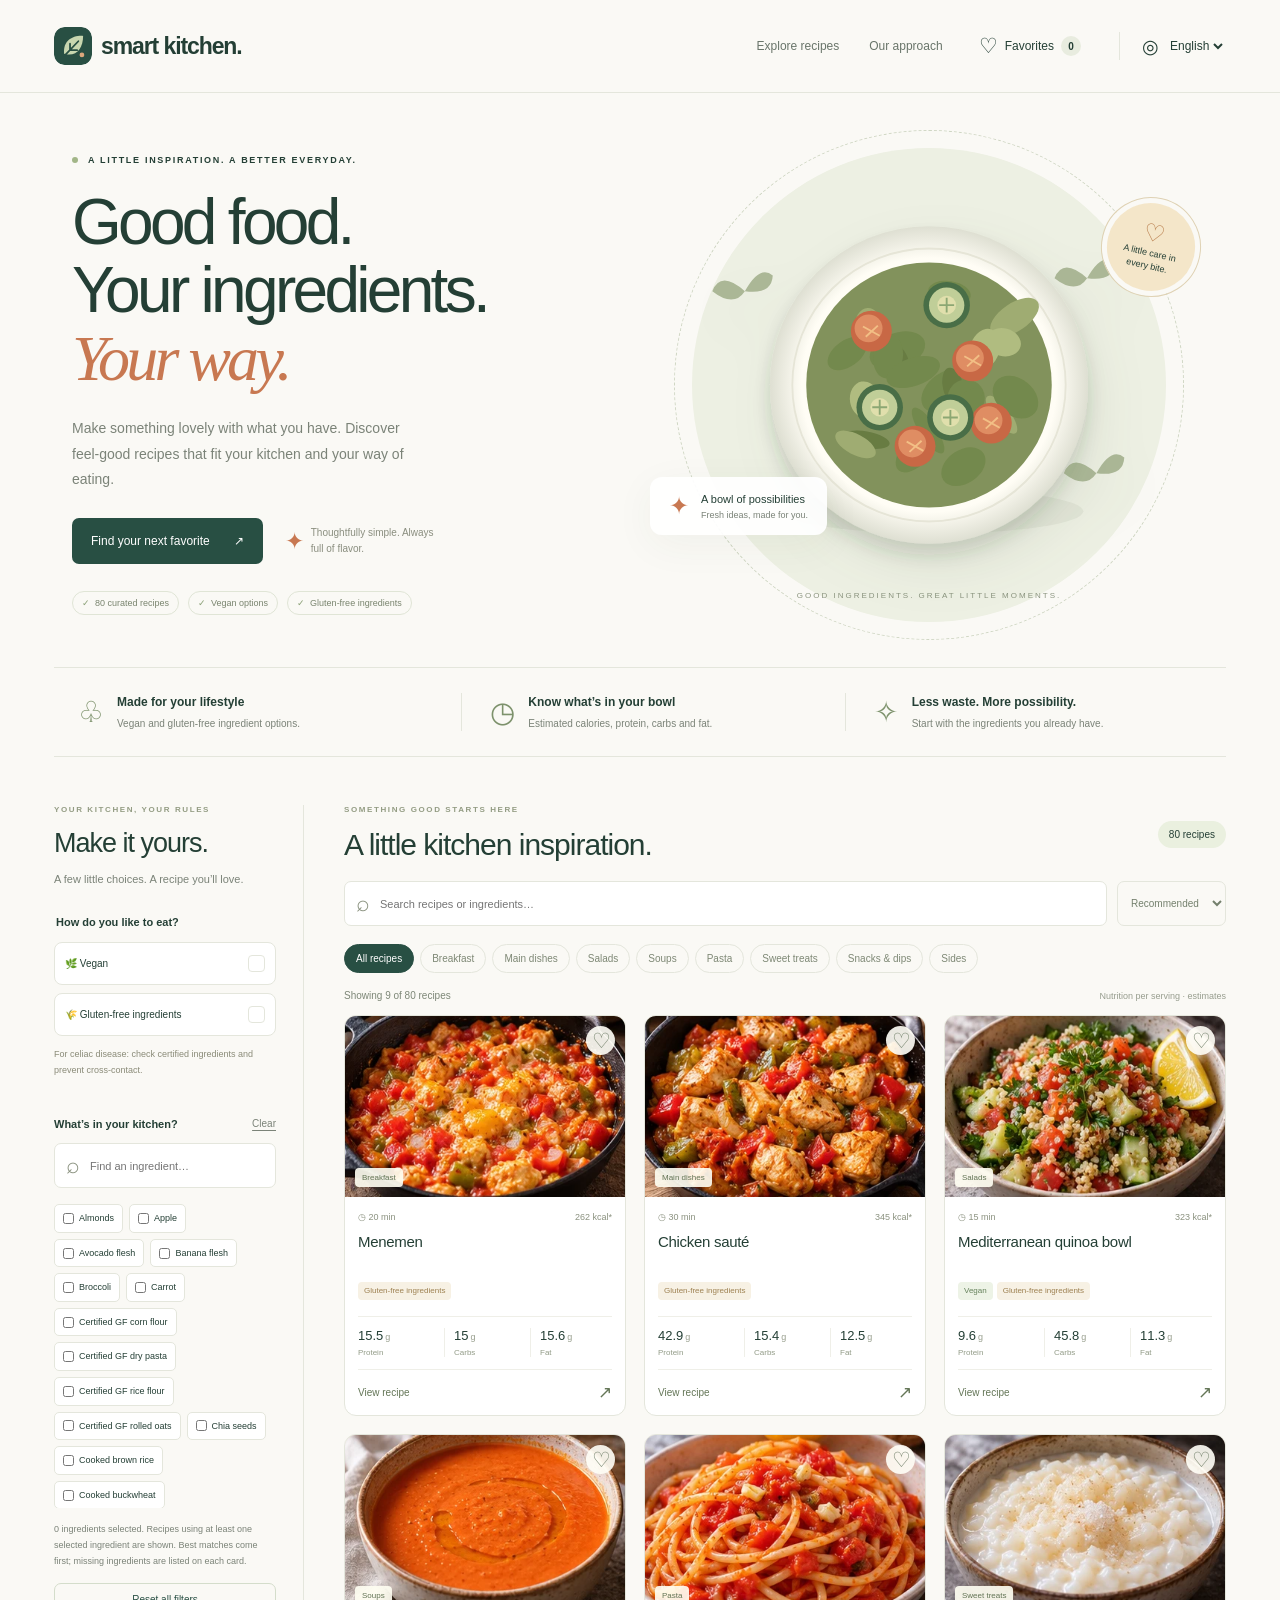
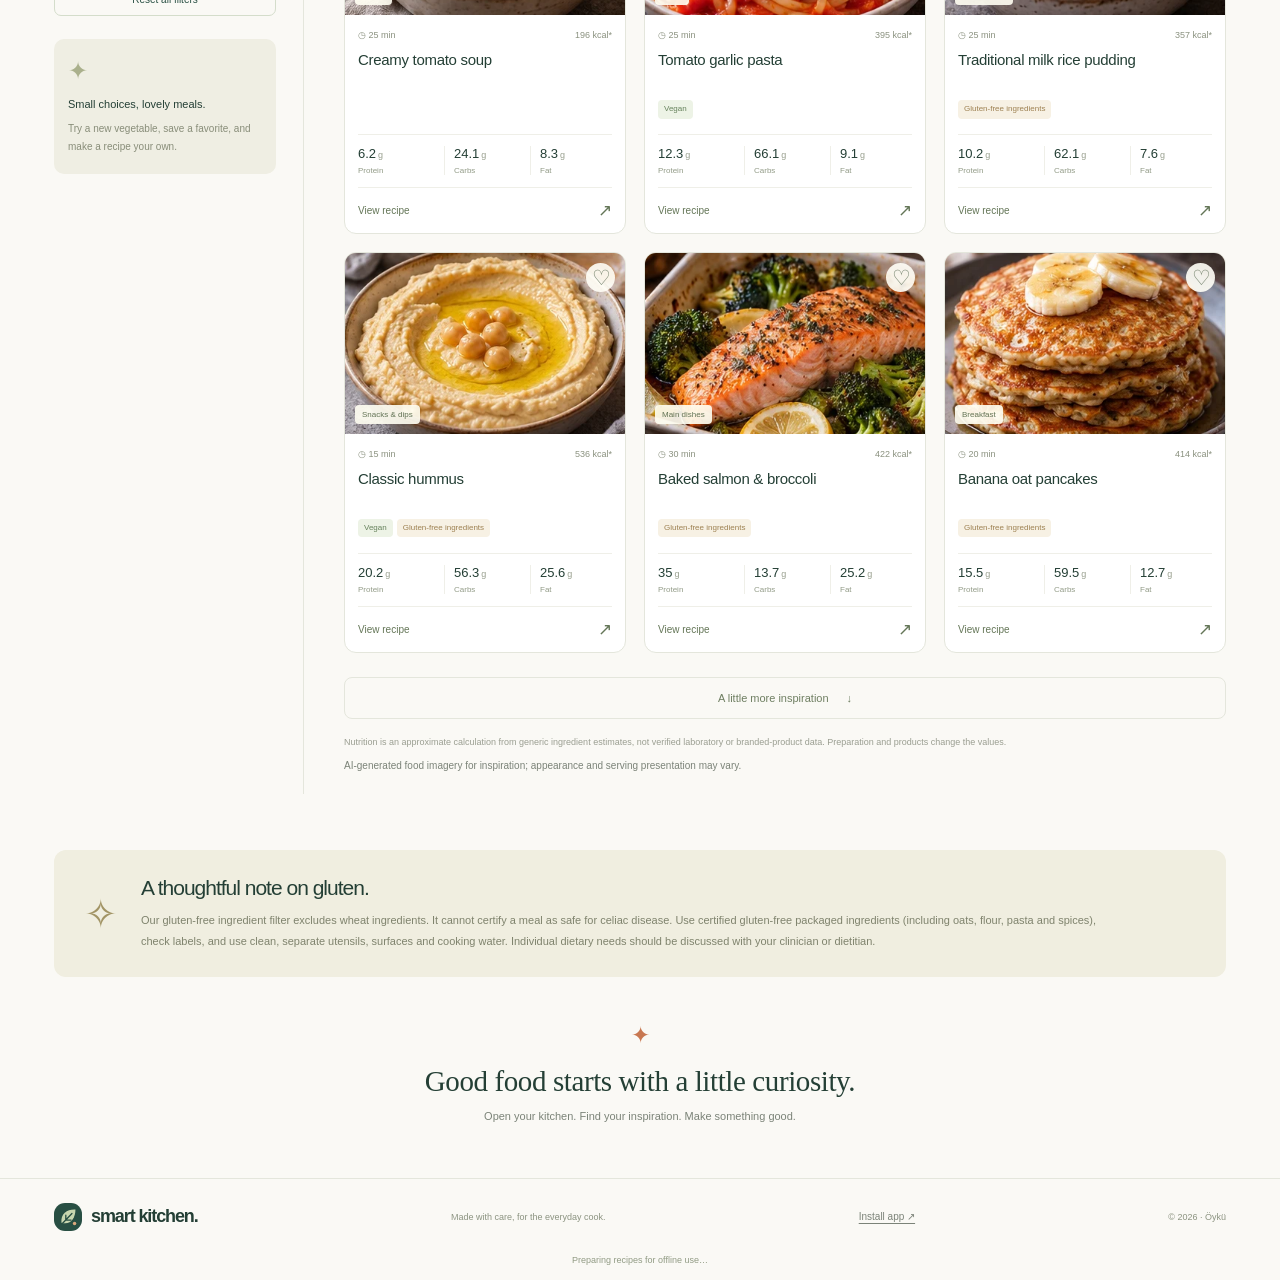
<file: index.html>
<!doctype html>
<html lang="en"><head><meta charset="utf-8"><meta name="viewport" content="width=device-width,initial-scale=1"><meta name="theme-color" content="#284f43"><meta name="description" content="Discover 80 recipes with vegan and gluten-free ingredient options, measured ingredients and estimated nutrition. Available in English and Turkish."><title>Smart Kitchen · Good food, your way</title><link rel="manifest" href="manifest.webmanifest"><link rel="icon" href="icon.svg" type="image/svg+xml"><link rel="apple-touch-icon" href="icons/icon-192.png"><link rel="stylesheet" href="style.css"><script defer src="data.js"></script><script defer src="app.js"></script></head>
<body><a href="#discover" class="skip" data-i18n="skip">Skip to recipes</a><header><a href="./" class="brand"><img src="icon.svg" alt="" width="38" height="38"><span data-i18n="brand">smart kitchen<span class="dot">.</span></span></a><nav aria-label="Main navigation"><a href="#discover" data-i18n="navRecipes">Explore recipes</a><a href="#approach" class="about-link" data-i18n="navAbout">Our approach</a><button id="favoritesNav" class="nav-favorites" aria-pressed="false"><span aria-hidden="true">♡</span> <span data-i18n="favorites">Favorites</span> <b id="favoriteCount">0</b></button></nav><label class="language"><span aria-hidden="true">◎</span><select id="language" aria-label="Language / Dil"><option value="en">English</option><option value="tr">Türkçe</option></select></label></header>
<main><section class="hero"><div class="hero-copy"><div class="eyebrow"><span></span><span data-i18n="eyebrow">A LITTLE INSPIRATION. A BETTER EVERYDAY.</span></div><h1 id="heroTitle">Good food.<br>Your ingredients.<br><em>Your way.</em></h1><p data-i18n="heroText">Make something lovely with what you have. Discover feel-good recipes that fit your kitchen and your way of eating.</p><div class="hero-actions"><a href="#discover" class="primary"><span data-i18n="heroCta">Find your next favorite</span><span aria-hidden="true">↗</span></a><span class="hero-proof"><span class="tiny-leaves">✦</span><span data-i18n="heroProof">Thoughtfully simple.<br>Always full of flavor.</span></span></div><div class="hero-tags"><span data-i18n="tagRecipes">80 curated recipes</span><span data-i18n="tagVegan">Vegan options</span><span data-i18n="tagGf">Gluten-free ingredients</span></div></div><div class="hero-art"><div class="art-circle"></div><img src="images/hero.svg" width="600" height="540" alt="" class="hero-image"><div class="art-note"><span>✦</span><div><strong data-i18n="artTitle">A bowl of possibilities</strong><small data-i18n="artText">Fresh ideas, made for you.</small></div></div><div class="art-sticker"><span>♡</span><span data-i18n="artSticker">A little care<br>in every bite.</span></div><span class="art-caption" data-i18n="artCaption">GOOD INGREDIENTS. GREAT LITTLE MOMENTS.</span></div></section>
<section id="approach" class="value-strip"><div><span class="value-icon">♧</span><div><strong data-i18n="value1">Made for your lifestyle</strong><p data-i18n="value1text">Vegan and gluten-free ingredient options.</p></div></div><div><span class="value-icon">◷</span><div><strong data-i18n="value2">Know what’s in your bowl</strong><p data-i18n="value2text">Estimated calories, protein, carbs and fat.</p></div></div><div><span class="value-icon">✧</span><div><strong data-i18n="value3">Less waste. More possibility.</strong><p data-i18n="value3text">Start with the ingredients you already have.</p></div></div></section>
<section class="workspace" id="discover"><aside class="filters"><div class="section-kicker" data-i18n="yourKitchen">YOUR KITCHEN, YOUR RULES</div><h2 data-i18n="filterTitle">Make it yours.</h2><p class="muted" data-i18n="filterIntro">A few little choices. A recipe you’ll love.</p><fieldset class="diet-field"><legend data-i18n="dietTitle">How do you like to eat?</legend><label class="diet-option"><input id="vegan" type="checkbox"><span>🌿 <span data-i18n="vegan">Vegan</span></span><span class="check-indicator">✓</span></label><label class="diet-option"><input id="glutenFree" type="checkbox"><span>🌾 <span data-i18n="gf">Gluten-free ingredients</span></span><span class="check-indicator">✓</span></label><p class="celiac-mini" data-i18n="celiacMini">For celiac disease: check certified ingredients and prevent cross-contact.</p></fieldset><div class="pantry-title"><h3 data-i18n="pantryTitle">What’s in your kitchen?</h3><button id="clearIngredients" class="text-button" data-i18n="clear">Clear</button></div><label class="search"><span aria-hidden="true">⌕</span><input type="search" id="ingredientSearch" placeholder="Find an ingredient…" aria-label="Find an ingredient"></label><div id="ingredients" class="ingredients"></div><p class="selection-note" id="selectionNote"></p><p id="glutenSelectionNote" class="celiac-mini" role="status" hidden></p><button id="resetFilters" class="reset-button" data-i18n="resetAll">Reset all filters</button><div class="sidebar-note"><span>✦</span><strong data-i18n="sidebarTitle">Small choices, lovely meals.</strong><p data-i18n="sidebarText">Try a new vegetable, save a favorite, and make a recipe your own.</p></div></aside>
<div class="discovery"><div class="discovery-top"><div><div class="section-kicker" data-i18n="findInspiration">SOMETHING GOOD STARTS HERE</div><h2 id="resultsTitle">A little kitchen inspiration.</h2></div><span id="recipeTotal" class="total-badge">80 recipes</span></div><div class="search-sort"><label class="search recipe-search"><span aria-hidden="true">⌕</span><input type="search" id="recipeSearch" placeholder="Search recipes or ingredients…" aria-label="Search recipes or ingredients"></label><select id="sort" aria-label="Sort recipes"><option value="recommended">Recommended</option><option value="protein">Highest protein</option><option value="calories">Lowest calories</option><option value="time">Quickest first</option></select></div><div id="categories" class="categories" aria-label="Recipe categories"></div><div class="results-meta"><p id="resultSummary" role="status" aria-live="polite"></p><span data-i18n="perServing">Nutrition per serving · estimates</span></div><div id="results" class="recipe-grid"></div><button id="showMore" class="more"><span data-i18n="more">A little more inspiration</span> ↓</button><p class="nutrition-note" data-i18n="nutritionNote">Nutrition is an approximate calculation from generic ingredient estimates, not verified laboratory or branded-product data. Preparation and products change the values.</p>
<p class="photo-note" data-i18n="photoNote"></p></div></section>
<section class="celiac-banner"><span class="banner-icon">✧</span><div><h2 data-i18n="celiacTitle">A thoughtful note on gluten.</h2><p data-i18n="celiacText">Our gluten-free ingredient filter excludes wheat ingredients. It cannot certify a meal as safe for celiac disease. Use certified gluten-free packaged ingredients (including oats, flour, pasta and spices), check labels, and use clean, separate utensils, surfaces and cooking water. Individual dietary needs should be discussed with your clinician or dietitian.</p></div></section><section class="closing"><span>✦</span><h2 data-i18n="closingTitle">Good food starts with a little curiosity.</h2><p data-i18n="closingText">Open your kitchen. Find your inspiration. Make something good.</p></section></main>
<footer><a href="./" class="brand"><img src="icon.svg" width="28" height="28" alt=""><span data-i18n="brand">smart kitchen.</span></a><span data-i18n="footerText">Made with care, for the everyday cook.</span><button id="installApp" class="text-button" data-i18n="install">Install app ↗</button><span>© 2026 · Öykü</span></footer><p id="offlineStatus" class="offline-status" role="status"></p>
<dialog id="recipeDialog" aria-labelledby="detailTitle"><div id="recipeDetail"></div><button id="closeRecipe" class="dialog-close" aria-label="Close recipe">×</button></dialog><dialog id="installDialog" aria-labelledby="installTitle"><h2 id="installTitle" data-i18n="installTitle">Your kitchen, always with you.</h2><p id="installHelp"></p><button id="nativeInstall" class="primary" hidden data-i18n="install">Install app</button><button id="closeInstall" class="dialog-close" aria-label="Close">×</button></dialog><script defer src="pwa.js"></script></body></html>
</file>
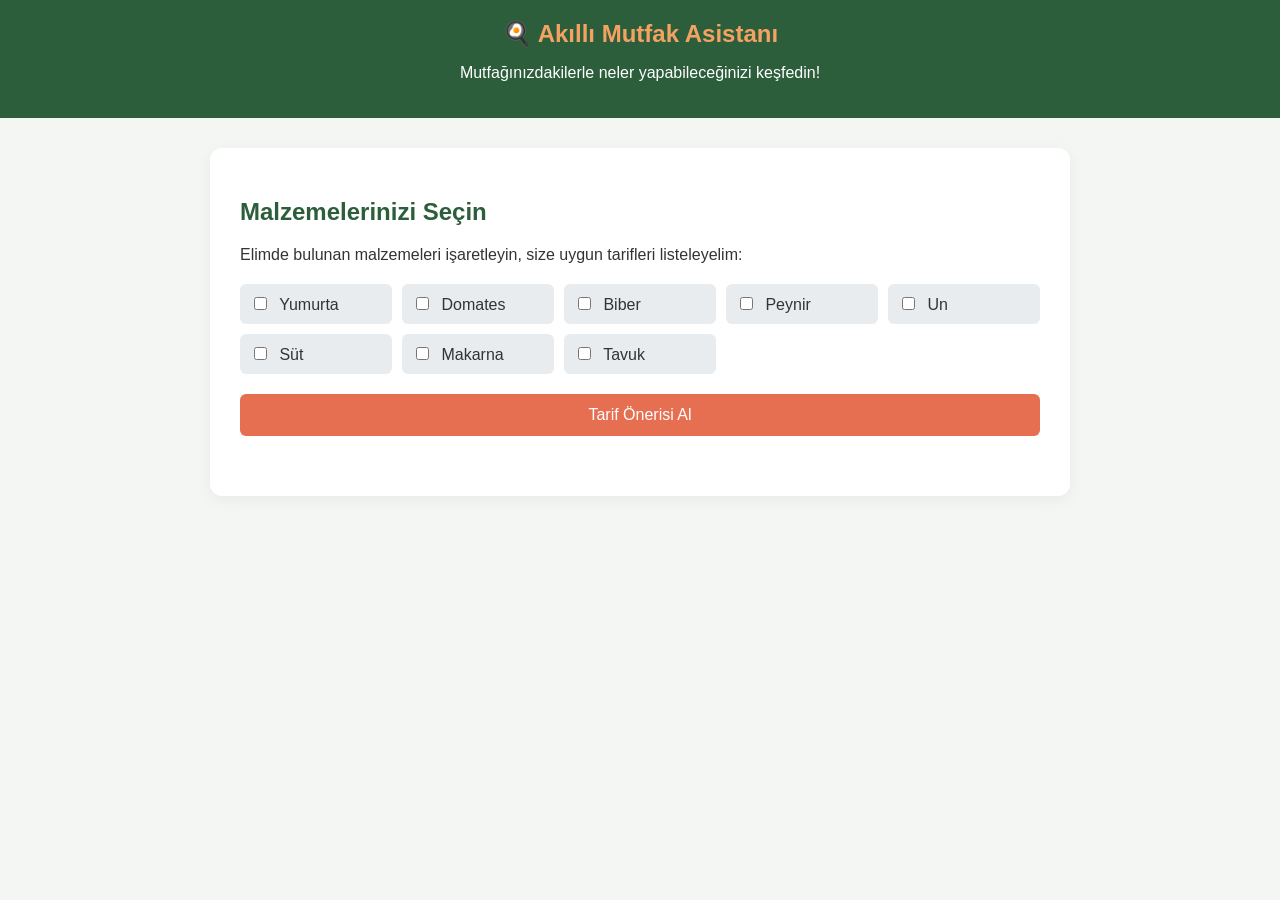
<file: mutfak html.html>
<!DOCTYPE html>
<html lang="tr">
<head>
    <meta charset="UTF-8">
    <meta name="viewport" content="width=device-width, initial-scale=1.0">
    <title>Akıllı Mutfak - Tarif Asistanı</title>
    <style>
        :root {
            --primary-color: #2c5e3b;
            --accent-color: #e76f51;
            --bg-color: #f4f6f4;
            --card-bg: #ffffff;
            --text-color: #333333;
        }
        body {
            font-family: 'Segoe UI', Tahoma, Geneva, Verdana, sans-serif;
            background-color: var(--bg-color);
            color: var(--text-color);
            margin: 0;
            padding: 0;
        }
        header {
            background-color: var(--primary-color);
            color: white;
            padding: 20px;
            text-align: center;
        }
        .logo {
            font-size: 24px;
            font-weight: bold;
            color: #f4a261;
        }
        .container {
            max-width: 800px;
            margin: 30px auto;
            background: var(--card-bg);
            padding: 30px;
            border-radius: 12px;
            box-shadow: 0 4px 15px rgba(0,0,0,0.05);
        }
        h2 {
            color: var(--primary-color);
        }
        .ingredients-box {
            display: grid;
            grid-template-columns: repeat(auto-fill, minmax(150px, 1fr));
            gap: 10px;
            margin: 20px 0;
        }
        .ingredient-item {
            background: #e9ecef;
            padding: 10px;
            border-radius: 6px;
            cursor: pointer;
            user-select: none;
            transition: 0.2s;
        }
        .ingredient-item input {
            margin-right: 8px;
        }
        button {
            background-color: var(--accent-color);
            color: white;
            border: none;
            padding: 12px 20px;
            font-size: 16px;
            border-radius: 6px;
            cursor: pointer;
            width: 100%;
            transition: 0.3s;
        }
        button:hover {
            opacity: 0.9;
        }
        .results {
            margin-top: 30px;
        }
        .recipe-card {
            background: #fff8f6;
            border-left: 5px solid var(--accent-color);
            padding: 15px;
            margin-bottom: 15px;
            border-radius: 4px;
        }
    </style>
</head>
<body>

    <header>
        <div class="logo">🍳 Akıllı Mutfak Asistanı</div>
        <p>Mutfağınızdakilerle neler yapabileceğinizi keşfedin!</p>
    </header>

    <div class="container">
        <h2>Malzemelerinizi Seçin</h2>
        <p>Elimde bulunan malzemeleri işaretleyin, size uygun tarifleri listeleyelim:</p>
        
        <div class="ingredients-box">
            <label class="ingredient-item"><input type="checkbox" value="yumurta"> Yumurta</label>
            <label class="ingredient-item"><input type="checkbox" value="domates"> Domates</label>
            <label class="ingredient-item"><input type="checkbox" value="biber"> Biber</label>
            <label class="ingredient-item"><input type="checkbox" value="peynir"> Peynir</label>
            <label class="ingredient-item"><input type="checkbox" value="un"> Un</label>
            <label class="ingredient-item"><input type="checkbox" value="süt"> Süt</label>
            <label class="ingredient-item"><input type="checkbox" value="makarna"> Makarna</label>
            <label class="ingredient-item"><input type="checkbox" value="tavuk"> Tavuk</label>
        </div>

        <button onclick="findRecipes()">Tarif Önerisi Al</button>

        <div class="results" id="recipeResults"></div>
    </div>

    <script>
        const database = [
            { name: "Menemen", items: ["yumurta", "domates", "biber"] },
            { name: "Sade Omlet", items: ["yumurta", "peynir"] },
            { name: "Krema Soslu Makarna", items: ["makarna", "süt"] },
            { name: "Tavuklu Sote", items: ["tavuk", "domates", "biber"] },
            { name: "Peynirli Sandviç", items: ["peynir", "domates"] }
        ];

        function findRecipes() {
            const checkboxes = document.querySelectorAll('.ingredients-box input:checked');
            const userIngredients = Array.from(checkboxes).map(cb => cb.value);
            const resultsDiv = document.getElementById('recipeResults');
            
            resultsDiv.innerHTML = "<h3>Uygun Tarifler:</h3>";

            let matched = 0;
            database.forEach(recipe => {
                const isMatch = recipe.items.some(item => userIngredients.includes(item));
                if (isMatch && userIngredients.length > 0) {
                    matched++;
                    resultsDiv.innerHTML += `
                        <div class="recipe-card">
                            <strong>${recipe.name}</strong><br>
                            <small>Gerekli malzemeler: ${recipe.items.join(', ')}</small>
                        </div>
                    `;
                }
            });

            if (matched === 0) {
                resultsDiv.innerHTML += "<p>Seçtiğiniz malzemelerle eşleşen bir tarif bulunamadı. Lütfen daha fazla malzeme seçin.</p>";
            }
        }
    </script>
</body>
</html>
</file>
<file: style.css>
:root{--ink:#243f35;--green:#284f43;--muted:#7b8378;--paper:#faf9f5;--line:#e4e6dc;--orange:#c87851;--sage:#edf0e6;--serif:Georgia,'Times New Roman',serif}*{box-sizing:border-box}html{scroll-behavior:smooth;scroll-padding-top:20px}body{margin:0;background:var(--paper);color:var(--ink);font-family:Arial,Helvetica,sans-serif;font-size:14px}button,input,select{font:inherit}button,a,input,select{-webkit-tap-highlight-color:transparent}button,select{cursor:pointer}a{color:inherit;text-decoration:none}button{color:inherit}header{max-width:1440px;margin:auto;padding:27px 54px;display:flex;align-items:center;gap:32px;border-bottom:1px solid var(--line)}.brand{display:flex;align-items:center;gap:9px;font-size:23px;font-weight:800;letter-spacing:-1.1px;white-space:nowrap}.brand img{border-radius:11px}.brand span::first-letter{text-transform:lowercase}.brand .dot{color:var(--orange)}nav{display:flex;gap:30px;align-items:center;margin-left:auto;font-size:12px}nav a{color:#69756a}nav a:hover{color:var(--green)}.nav-favorites{border:0;background:none;display:flex;gap:7px;align-items:center;font-size:12px}.nav-favorites>span:first-child{font-size:21px}.nav-favorites b{display:grid;place-items:center;min-width:20px;min-height:20px;background:#e8ecdf;border-radius:50%;font-size:10px}.nav-favorites[aria-pressed=true]{color:#b65b38}.language{display:flex;align-items:center;gap:7px;border-left:1px solid var(--line);padding-left:22px;font-size:19px}.language select{font-size:12px;border:0;background:transparent;color:var(--ink);padding:6px 0;max-width:100px}main{max-width:1440px;margin:auto}.hero{display:grid;grid-template-columns:1fr 1fr;gap:20px;align-items:center;padding:62px 72px 52px;min-height:570px}.eyebrow{display:flex;align-items:center;gap:10px;font-size:9px;letter-spacing:1.7px;font-weight:600}.eyebrow>span:first-child{width:6px;height:6px;background:#a2b688;border-radius:50%;flex-shrink:0}h1{font-size:clamp(48px,5vw,72px);font-weight:500;line-height:1.06;letter-spacing:-3.7px;margin:24px 0}h1 em{color:var(--orange);font-family:var(--serif);font-weight:400}.hero-copy>p{max-width:355px;font-size:14px;color:var(--muted);line-height:1.8;margin:0}.hero-actions{display:flex;gap:22px;align-items:center;margin-top:26px}.primary{border:0;display:inline-flex;justify-content:center;align-items:center;gap:24px;padding:16px 19px;border-radius:7px;background:var(--green);color:#fff;font-size:12px}.primary:hover{background:#365f4f}.hero-proof{display:flex;gap:7px;align-items:center;max-width:150px;font-size:10px;line-height:1.6;color:#8a8e7f}.tiny-leaves{font-size:23px;color:var(--orange)}.hero-tags{display:flex;flex-wrap:wrap;gap:9px;margin-top:27px;color:#79846e;font-size:9px}.hero-tags span{border:1px solid #e0e5d6;padding:6px 9px;border-radius:16px}.hero-tags span:before{content:'✓';margin-right:5px;color:#8ba077}.hero-art{position:relative;min-width:0;min-height:430px;display:grid;place-items:center}.hero-image{position:relative;z-index:1;max-width:100%;height:auto;filter:drop-shadow(10px 22px 25px #34462714)}.art-circle{position:absolute;width:85%;aspect-ratio:1;border-radius:50%;background:#edf0e3}.art-circle:after{content:'';position:absolute;inset:-18px;border:1px dashed #cfd6c3;border-radius:50%}.art-note{position:absolute;left:0;bottom:65px;z-index:2;display:flex;gap:12px;align-items:center;background:#ffffffed;padding:15px 19px;border-radius:12px;box-shadow:0 10px 40px #37482b0d}.art-note>span{font-size:24px;color:var(--orange)}.art-note strong{display:block;font-size:11px;font-weight:500}.art-note small{display:block;font-size:9px;color:var(--muted);margin-top:5px}.art-sticker{position:absolute;right:8px;top:28px;z-index:2;background:#f4e6c9;border:5px solid var(--paper);outline:1px solid #dfd2b4;border-radius:50%;width:98px;height:98px;display:flex;flex-direction:column;align-items:center;justify-content:center;transform:rotate(13deg);text-align:center;font-size:9px;line-height:1.5;padding:9px}.art-sticker>span:first-child{font-size:24px;line-height:1.1;color:#ba8050}.art-caption{position:absolute;bottom:0;letter-spacing:2px;font-size:8px;color:#8b947f;text-align:center}.value-strip{display:grid;grid-template-columns:repeat(3,1fr);gap:26px;margin:0 54px;padding:25px 24px;border-top:1px solid var(--line);border-bottom:1px solid var(--line)}.value-strip>div{display:flex;gap:13px;align-items:center}.value-strip>div+div{border-left:1px solid var(--line);padding-left:28px}.value-icon{font-size:29px;color:#7d926c;min-width:25px}.value-strip strong{font-size:12px;font-weight:600}.value-strip p{color:var(--muted);font-size:10px;margin:7px 0 0;line-height:1.5}.workspace{display:grid;grid-template-columns:250px minmax(0,1fr);gap:40px;padding:48px 54px 56px}.filters{border-right:1px solid var(--line);padding-right:27px}.section-kicker{font-size:8px;color:#939c83;letter-spacing:1.6px;font-weight:600}h2{font-size:27px;font-weight:500;letter-spacing:-1px;line-height:1.2;margin:13px 0 10px}.muted{font-size:11px;line-height:1.8;color:var(--muted);margin-bottom:26px}.diet-field{padding:0;border:0;margin:0 0 26px}.diet-field legend{font-size:11px;font-weight:600;margin-bottom:14px}.diet-option{position:relative;display:flex;align-items:center;justify-content:space-between;border:1px solid var(--line);border-radius:8px;padding:12px 10px;margin-bottom:8px;cursor:pointer;background:white;font-size:10px;line-height:1.4}.diet-option input{position:absolute;opacity:0;width:1px;height:1px}.diet-option:has(input:checked){background:#eaf0e1;border-color:#92a682}.diet-option:has(input:focus-visible){outline:2px solid var(--orange);outline-offset:2px}.check-indicator{border:1px solid var(--line);border-radius:4px;width:17px;height:17px;text-align:center;color:transparent;margin-left:8px;flex-shrink:0}.diet-option:has(input:checked) .check-indicator{background:var(--green);border-color:var(--green);color:white}.celiac-mini{font-size:9px;line-height:1.8;color:#8a8b78;margin:10px 0 0}.pantry-title{display:flex;align-items:center;justify-content:space-between;gap:5px}.pantry-title h3{font-size:11px;font-weight:600;line-height:1.5}.text-button{border:0;background:none;padding:5px 0;color:var(--muted);font-size:10px;text-decoration:underline;text-underline-offset:3px}.search{display:flex;gap:8px;align-items:center;border:1px solid var(--line);background:white;border-radius:7px;padding:10px 11px}.search>span{font-size:23px;line-height:1;color:#89917e}.search input{width:100%;min-width:0;border:0;outline:none;background:transparent;color:var(--ink);font-size:11px}.search:focus-within{outline:2px solid #809b6d;outline-offset:2px}.ingredients{display:flex;flex-wrap:wrap;align-content:flex-start;gap:6px;margin-top:14px;max-height:306px;overflow-y:auto;padding:2px 3px 3px 0;scrollbar-width:thin;scrollbar-color:#ccd4c1 transparent}.ingredient{cursor:pointer;position:relative;display:flex;align-items:center;font-size:9px;padding:7px 8px;background:#fff;border:1px solid var(--line);border-radius:5px;line-height:1.4;gap:5px}.ingredient input{width:11px;height:11px;accent-color:var(--green);margin:0;flex-shrink:0}.ingredient:has(input:checked){border-color:#91a27e;background:#eaf0df}.selection-note{font-size:9px;color:var(--muted);line-height:1.8;margin:13px 0}.reset-button{width:100%;font-size:10px;color:var(--green);background:none;border:1px solid #d4ddcb;border-radius:7px;padding:10px}.reset-button:hover{background:var(--sage)}.sidebar-note{background:#efeee3;padding:18px 14px;border-radius:10px;margin-top:23px}.sidebar-note>span{display:block;font-size:24px;color:#aab08c;margin-bottom:10px}.sidebar-note strong{font-size:11px;font-weight:500}.sidebar-note p{font-size:10px;line-height:1.8;color:#888d79;margin:9px 0 0}.discovery{min-width:0}.discovery-top{display:flex;align-items:center;justify-content:space-between;gap:8px;margin-bottom:18px}.discovery-top h2{font-size:30px;margin-bottom:0}.total-badge{font-size:10px;background:#eaf0df;border-radius:20px;padding:8px 11px;white-space:nowrap}.search-sort{display:flex;align-items:stretch;gap:10px}.recipe-search{flex:1}.search-sort select{background:transparent;border:1px solid var(--line);border-radius:7px;padding:8px 9px;font-size:10px;color:#74806d;max-width:160px}.categories{display:flex;gap:6px;flex-wrap:wrap;margin:18px 0 17px}.categories button{border:1px solid var(--line);background:none;padding:8px 11px;border-radius:20px;font-size:10px;color:#7e8875}.categories .active{background:var(--green);color:white;border-color:var(--green)}.results-meta{display:flex;justify-content:space-between;gap:10px;margin:0 0 14px;align-items:center}.results-meta p{margin:0;font-size:10px;color:#7d8777}.results-meta>span{font-size:9px;color:#979d8e;text-align:right}.recipe-grid{display:grid;grid-template-columns:repeat(3,minmax(0,1fr));gap:18px}.recipe-card{border:1px solid var(--line);border-radius:12px;overflow:hidden;background:white;transition:box-shadow .2s,transform .2s;min-width:0}.recipe-card:hover{transform:translateY(-3px);box-shadow:0 10px 20px #34452a0b}.recipe-visual{position:relative;background:#eeeada;aspect-ratio:1.55;overflow:hidden}.recipe-visual>img{width:100%;height:100%;object-fit:cover}.visual-category{position:absolute;left:10px;bottom:10px;font-size:8px;background:#fffef2e8;border-radius:4px;padding:5px 7px;color:#627354}.favorite{position:absolute;right:10px;top:10px;border:0;background:#fffef7e8;border-radius:50%;width:29px;height:29px;font-size:21px;line-height:1;color:#73816b;display:grid;place-items:center}.favorite[aria-pressed=true]{color:#bd6947}.recipe-info{padding:15px 13px 0}.card-meta{display:flex;justify-content:space-between;gap:5px;color:#8a917f;font-size:9px}.recipe-info h3{font-size:15px;font-weight:500;letter-spacing:-.3px;line-height:1.35;min-height:40px;margin:10px 0}.recipe-title{border:0;background:none;padding:0;text-align:left;font:inherit;letter-spacing:inherit;color:var(--ink)}.recipe-title:hover{text-decoration:underline;text-underline-offset:4px}.badges{display:flex;flex-wrap:wrap;gap:4px;min-height:20px;align-content:flex-start}.badge{font-size:8px;padding:4px 6px;border-radius:4px;line-height:1.3}.vegan-badge{color:#65815b;background:#edf3e6}.gf-badge{color:#9d8051;background:#f7f1e4}.macro-row{display:grid;grid-template-columns:repeat(3,1fr);gap:4px;margin-top:14px;padding:11px 0 12px;border-top:1px solid #efefe8}.macro-row>div+div{border-left:1px solid #efefe8;padding-left:9px}.macro-row b{font-weight:500;font-size:13px;display:block;white-space:nowrap}.macro-row small{font-size:9px;margin-left:2px;color:#99a08f}.macro-row span{font-size:8px;display:block;margin-top:5px;color:#929b87;overflow-wrap:anywhere}.view-recipe{display:flex;justify-content:space-between;align-items:center;width:100%;padding:12px 0;border:0;border-top:1px solid #efefe8;background:none;font-size:10px;color:#647657;text-align:left}.view-recipe span{font-size:17px}.match-note{font-size:9px;line-height:1.5;color:#8b774f;margin:0 0 10px}.more{display:flex;justify-content:center;align-items:center;gap:18px;border:1px solid var(--line);background:none;width:100%;border-radius:8px;padding:14px;margin-top:24px;font-size:11px;color:#6e7e61}.more:hover{background:var(--sage)}.nutrition-note{color:#9a9e91;font-size:9px;line-height:1.8;margin:15px 0 0}.celiac-banner{margin:0 54px;background:#f0eee0;border-radius:12px;padding:25px 30px;display:flex;gap:23px;align-items:center}.banner-icon{font-size:40px;color:#a29465}.celiac-banner h2{font-size:21px;margin:0 0 10px}.celiac-banner p{font-size:11px;color:#7f836d;line-height:1.9;margin:0;max-width:980px}.closing{text-align:center;padding:45px 22px}.closing>span{color:var(--orange);font-size:23px}.closing h2{font-family:var(--serif);font-size:29px;margin:15px 0 10px;letter-spacing:-.4px}.closing p{font-size:11px;color:var(--muted)}footer{max-width:1440px;margin:auto;border-top:1px solid var(--line);padding:24px 54px;display:flex;justify-content:space-between;align-items:center;gap:20px}footer .brand{font-size:18px}footer>span{font-size:9px;color:#8b9380}.offline-status{font-size:9px;text-align:center;color:#919b84;min-height:12px;padding:0 16px 15px;margin:0}dialog{border:1px solid var(--line);border-radius:18px;max-width:680px;width:calc(100% - 30px);max-height:90dvh;padding:0;background:var(--paper);color:var(--ink);box-shadow:0 25px 100px #132c3433}dialog::backdrop{background:#182d258a;backdrop-filter:blur(4px)}.dialog-close{position:absolute;right:14px;top:14px;border:1px solid #fff9;border-radius:50%;background:#fffffff0;color:var(--green);font-size:25px;width:35px;height:35px;display:grid;place-items:center;line-height:1}.detail-image{display:block;width:100%;height:210px;object-fit:cover}.detail-body{padding:28px 32px}.detail-body h2{font-size:33px;margin-top:12px}.detail-body h3{font-size:16px;font-weight:500;margin-top:25px}.detail-controls{display:flex;align-items:center;justify-content:space-between;gap:10px;font-size:11px;margin-top:20px}.detail-controls label{display:flex;align-items:center;gap:10px}.detail-controls select{padding:6px 10px;border:1px solid var(--line);border-radius:6px;background:#fff;color:var(--green)}.detail-help{font-size:10px;color:var(--muted);line-height:1.9}.detail-nutrition{display:grid;grid-template-columns:1.2fr repeat(3,1fr);gap:7px;background:#edf0e4;padding:20px;border-radius:10px;margin-top:20px;align-items:center}.detail-nutrition strong{font-size:27px;font-weight:500}.detail-nutrition>div{font-size:17px;border-left:1px solid #d9dfcd;padding-left:12px}.detail-nutrition small{display:block;font-size:9px;font-weight:400;margin-top:5px;color:#7a886b}.energy-bar{display:flex;width:100%;height:9px;border-radius:10px;overflow:hidden}.energy-0{background:#668b66}.energy-1{background:#dca77c}.energy-2{background:#ddcd93}.energy-legend{display:flex;gap:15px;margin-top:10px;font-size:9px;color:var(--muted);flex-wrap:wrap}.energy-legend i{display:inline-block;width:7px;height:7px;border-radius:50%;margin-right:5px}.detail-ingredients{padding:0;list-style:none}.detail-ingredients li{display:flex;justify-content:space-between;gap:15px;border-bottom:1px solid var(--line);padding:11px 0;font-size:12px;line-height:1.5}.detail-ingredients b{white-space:nowrap;font-size:11px;font-weight:500}.steps{padding-left:22px}.steps li{font-size:12px;line-height:1.9;margin-bottom:13px;padding-left:8px}.steps li::marker{color:var(--orange)}.allergen-note,.gf-note{font-size:10px;line-height:1.9;padding:15px;border-radius:9px;margin-top:18px;background:#eeeee5}.allergen-note strong{font-weight:600}.allergen-note p{margin:5px 0 0}.gf-note{background:#f6eddb;color:#8c754d}#installDialog{padding:32px;max-width:440px}#installDialog h2{font-size:25px;padding-right:20px}#installHelp{font-size:13px;line-height:1.9;color:var(--muted)}.empty{grid-column:1/-1;background:var(--sage);padding:45px 20px;text-align:center;border-radius:12px}.empty h3{font-weight:500}.empty p{font-size:12px;color:var(--muted)}.skip{position:absolute;top:-70px;left:15px;padding:14px;background:var(--green);color:#fff;z-index:9}.skip:focus{top:10px}:focus-visible{outline:2px solid var(--orange);outline-offset:4px}[hidden]{display:none!important}@media(min-width:1440px){.hero{padding-left:92px;padding-right:75px}.hero-image{max-width:570px}.hero-art{min-height:465px}.workspace{gap:44px;grid-template-columns:260px minmax(0,1fr)}}@media(max-width:1100px){header{padding:23px 30px;gap:20px}nav{gap:20px}.hero{padding:42px 40px;min-height:500px}.hero-art{min-height:350px}.hero-actions{gap:15px}.hero-proof{display:none}.hero h1{font-size:57px}.value-strip{margin:0 30px;padding:22px 0;gap:15px}.value-strip>div+div{padding-left:18px}.workspace{padding:36px 30px;grid-template-columns:220px minmax(0,1fr);gap:26px}.filters{padding-right:20px}.recipe-grid{grid-template-columns:repeat(2,minmax(0,1fr))}.discovery-top h2{font-size:25px}.celiac-banner{margin:0 30px}footer{padding:22px 30px}}@media(max-width:760px){header{padding:18px 20px;gap:12px;flex-wrap:wrap}.brand{font-size:21px}.brand img{width:32px;height:32px}nav{order:3;width:100%;justify-content:space-between;border-top:1px solid var(--line);padding-top:15px;font-size:11px;gap:10px}.language{margin-left:auto;padding-left:12px}nav .nav-favorites{font-size:11px}.hero{padding:34px 24px 30px;grid-template-columns:1fr;gap:14px}.hero h1{font-size:56px;margin:22px 0}.hero-copy>p{max-width:420px;font-size:13px}.eyebrow{font-size:8px;letter-spacing:1.4px}.hero-actions{margin-top:23px}.hero-proof{display:flex;font-size:9px;max-width:125px}.primary{font-size:11px;gap:13px;padding:15px}.hero-tags{font-size:8px;gap:6px;margin-top:20px}.hero-art{min-height:335px;max-width:480px;width:100%;margin:auto}.hero-image{max-height:355px}.art-note{bottom:46px;left:0;padding:12px}.art-sticker{width:80px;height:80px;font-size:8px;right:0;top:14px;border-width:4px}.art-caption{font-size:7px;letter-spacing:1.5px}.value-strip{margin:0 20px;grid-template-columns:1fr;padding:20px 0;gap:18px}.value-strip>div+div{border:0;padding:0}.value-strip strong{font-size:12px}.value-strip p{font-size:10px;margin-top:4px}.value-icon{font-size:25px}.workspace{padding:30px 20px;grid-template-columns:1fr;gap:30px}.filters{border:0;padding:0 0 25px;border-bottom:1px solid var(--line)}.filters .muted{margin-bottom:18px}.diet-field{margin-bottom:14px;display:flex;gap:8px;flex-wrap:wrap}.diet-field legend{margin-bottom:10px}.diet-option{margin-bottom:0;flex:1;min-width:130px}.celiac-mini{width:100%;margin:0}.ingredients{max-height:150px;gap:6px}.ingredient{font-size:10px;padding:7px 9px}.selection-note{font-size:9px}.sidebar-note{display:none}.filters h2{font-size:27px}.pantry-title h3{font-size:12px}.reset-button{width:auto;padding:9px 16px}.discovery-top h2{font-size:26px;max-width:240px}.total-badge{font-size:9px;padding:7px 9px}.search-sort{gap:7px}.search-sort select{max-width:120px;font-size:9px;padding:6px}.search input{font-size:11px}.categories{gap:5px;margin:16px 0}.categories button{font-size:9px;padding:7px 10px}.results-meta{align-items:flex-start}.results-meta>span{max-width:135px;font-size:8px;line-height:1.5}.recipe-grid{gap:12px}.recipe-info{padding:11px 10px 0}.recipe-info h3{font-size:14px;min-height:39px}.recipe-visual{aspect-ratio:1.2}.recipe-visual>img{object-fit:cover}.favorite{top:8px;right:8px;width:26px;height:26px;font-size:20px}.visual-category{left:7px;bottom:7px;font-size:7px;padding:4px 6px}.card-meta{font-size:8px}.badge{font-size:7px;padding:4px 5px}.macro-row{gap:2px}.macro-row>div+div{padding-left:5px}.macro-row b{font-size:12px}.macro-row span{font-size:7px}.macro-row small{font-size:8px}.view-recipe{font-size:9px}.nutrition-note{font-size:9px}.celiac-banner{margin:0 20px;padding:21px 18px;align-items:flex-start;gap:12px}.banner-icon{font-size:25px}.celiac-banner h2{font-size:20px}.celiac-banner p{font-size:10px}.closing{padding:35px 22px}.closing h2{font-size:26px}footer{padding:20px;flex-wrap:wrap;gap:18px}footer .brand{font-size:18px}footer>span{font-size:9px}.detail-image{height:170px}.detail-body{padding:23px 20px}.detail-body h2{font-size:28px}.detail-nutrition{gap:5px;padding:15px 12px}.detail-nutrition strong{font-size:23px}.detail-nutrition>div{font-size:14px;padding-left:8px}.detail-nutrition small{font-size:8px}.detail-controls{font-size:10px}.detail-ingredients li{font-size:11px}.steps li{font-size:12px}.energy-legend{gap:10px;font-size:8px}}@media(max-width:360px){.hero h1{font-size:49px}.hero-proof{display:none}.discovery-top h2{font-size:23px}.macro-row b{font-size:11px}}@media(prefers-reduced-motion:reduce){html{scroll-behavior:auto}.recipe-card{transition:none}.recipe-card:hover{transform:none}}

/* Each recipe selects one photograph from a local 4 × 4 sheet. */
.food-photo{background-image:var(--food-image);background-size:var(--food-size);background-position:var(--food-x) var(--food-y);background-repeat:no-repeat;background-color:#e7dfd0}
.recipe-visual>.food-photo{position:absolute;inset:0;transition:filter .25s}
.recipe-card:hover .food-photo{filter:saturate(1.08)}
.detail-image.food-photo{height:auto;aspect-ratio:3/2;max-height:none;border-radius:16px 16px 0 0}
.photo-caption{margin:0;padding:10px 22px;background:#f0eee5;font-size:10px;line-height:1.5;color:#687268}
.photo-note{font-size:10px;color:var(--muted);line-height:1.6;margin:8px 0 20px}
@media(prefers-reduced-motion:reduce){.recipe-visual>.food-photo{transition:none}}
</file>
